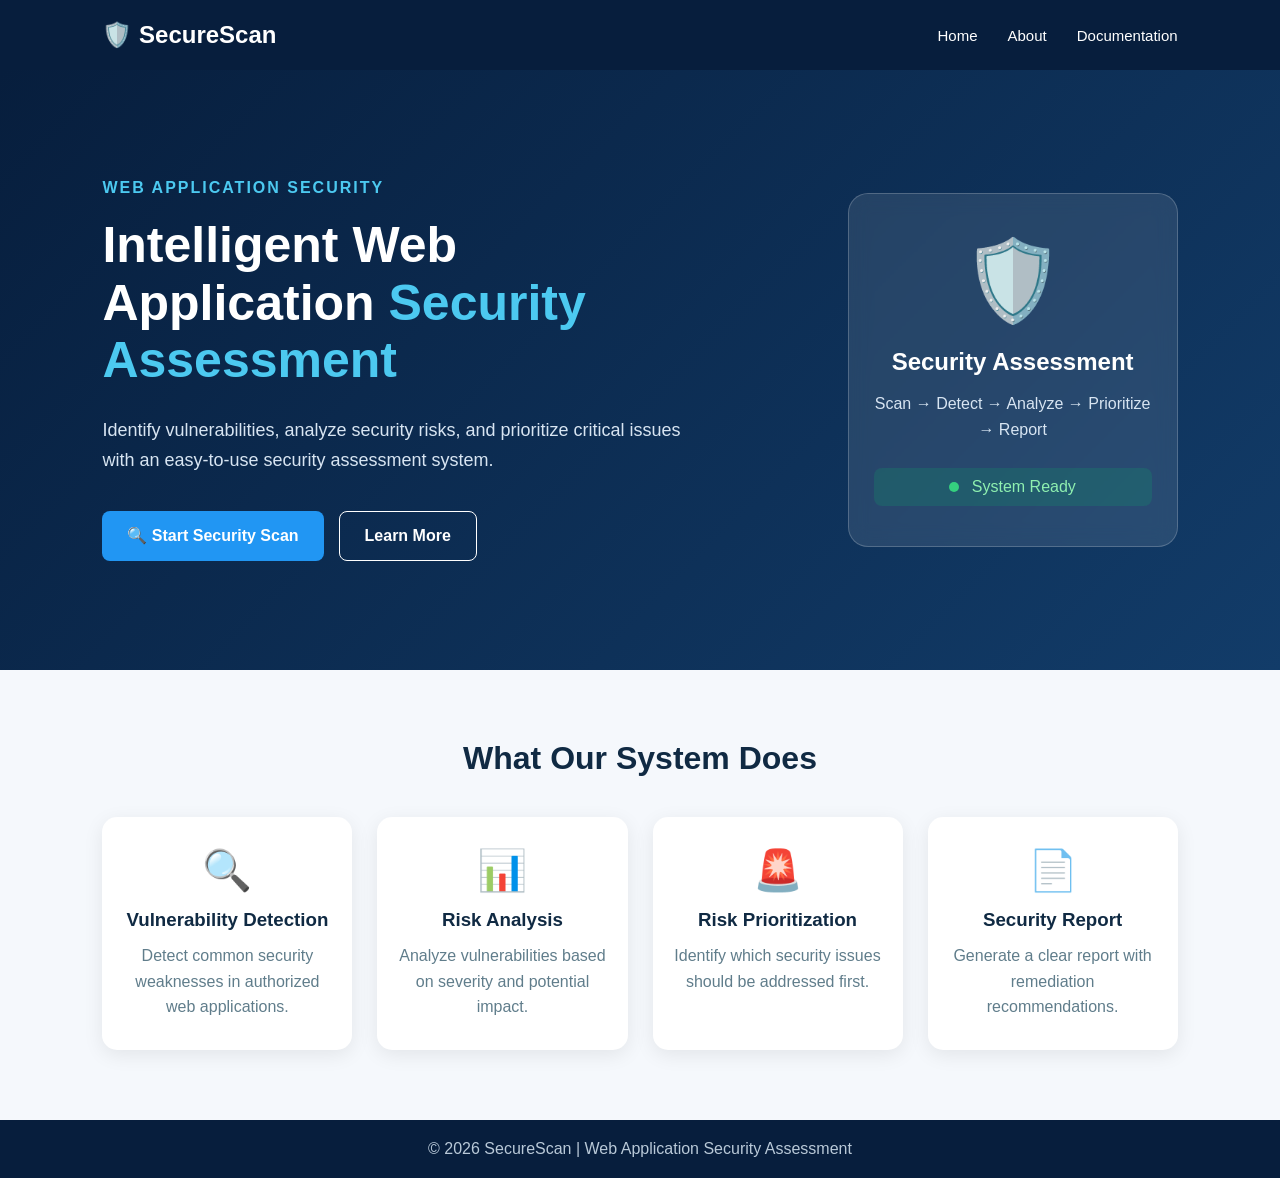
<file: index.html>
<!DOCTYPE html>
<html lang="en">

<head>
    <meta charset="UTF-8">
    <meta name="viewport" content="width=device-width, initial-scale=1.0">

    <title>Web Security Assessment</title>

    <link rel="stylesheet" href="css/style.css">
</head>

<body>

    <!-- Navigation Bar -->
    <nav class="navbar">
        <div class="logo">
            🛡️ SecureScan
        </div>

        <div class="nav-links">
            <a href="#">Home</a>
            <a href="#">About</a>
            <a href="#">Documentation</a>
        </div>
    </nav>


    <!-- Main Section -->
    <section class="hero">

        <div class="hero-content">

            <p class="tagline">WEB APPLICATION SECURITY</p>

            <h1>
                Intelligent Web Application
                <span>Security Assessment</span>
            </h1>

            <p class="description">
                Identify vulnerabilities, analyze security risks,
                and prioritize critical issues with an easy-to-use
                security assessment system.
            </p>

            <div class="buttons">
                <button
    id="startScanBtn"
    onclick="window.location.href='scan.html'"
>
    🔍 Start Security Scan
</button>

                <button class="secondary-btn">
                    Learn More
                </button>
            </div>

        </div>


        <!-- Security Card -->
        <div class="security-card">

            <div class="shield">
                🛡️
            </div>

            <h2>Security Assessment</h2>

            <p>
                Scan → Detect → Analyze → Prioritize → Report
            </p>

            <div class="status">
                <span></span>
                System Ready
            </div>

        </div>

    </section>


    <!-- Features -->
    <section class="features">

        <h2>What Our System Does</h2>

        <div class="feature-container">

            <div class="feature-card">
                <div class="icon">🔍</div>
                <h3>Vulnerability Detection</h3>
                <p>
                    Detect common security weaknesses
                    in authorized web applications.
                </p>
            </div>


            <div class="feature-card">
                <div class="icon">📊</div>
                <h3>Risk Analysis</h3>
                <p>
                    Analyze vulnerabilities based on
                    severity and potential impact.
                </p>
            </div>


            <div class="feature-card">
                <div class="icon">🚨</div>
                <h3>Risk Prioritization</h3>
                <p>
                    Identify which security issues
                    should be addressed first.
                </p>
            </div>


            <div class="feature-card">
                <div class="icon">📄</div>
                <h3>Security Report</h3>
                <p>
                    Generate a clear report with
                    remediation recommendations.
                </p>
            </div>

        </div>

    </section>


    <footer>
        <p>
            © 2026 SecureScan | Web Application Security Assessment
        </p>
    </footer>


    <script src="js/script.js"></script>

</body>

</html>
</file>
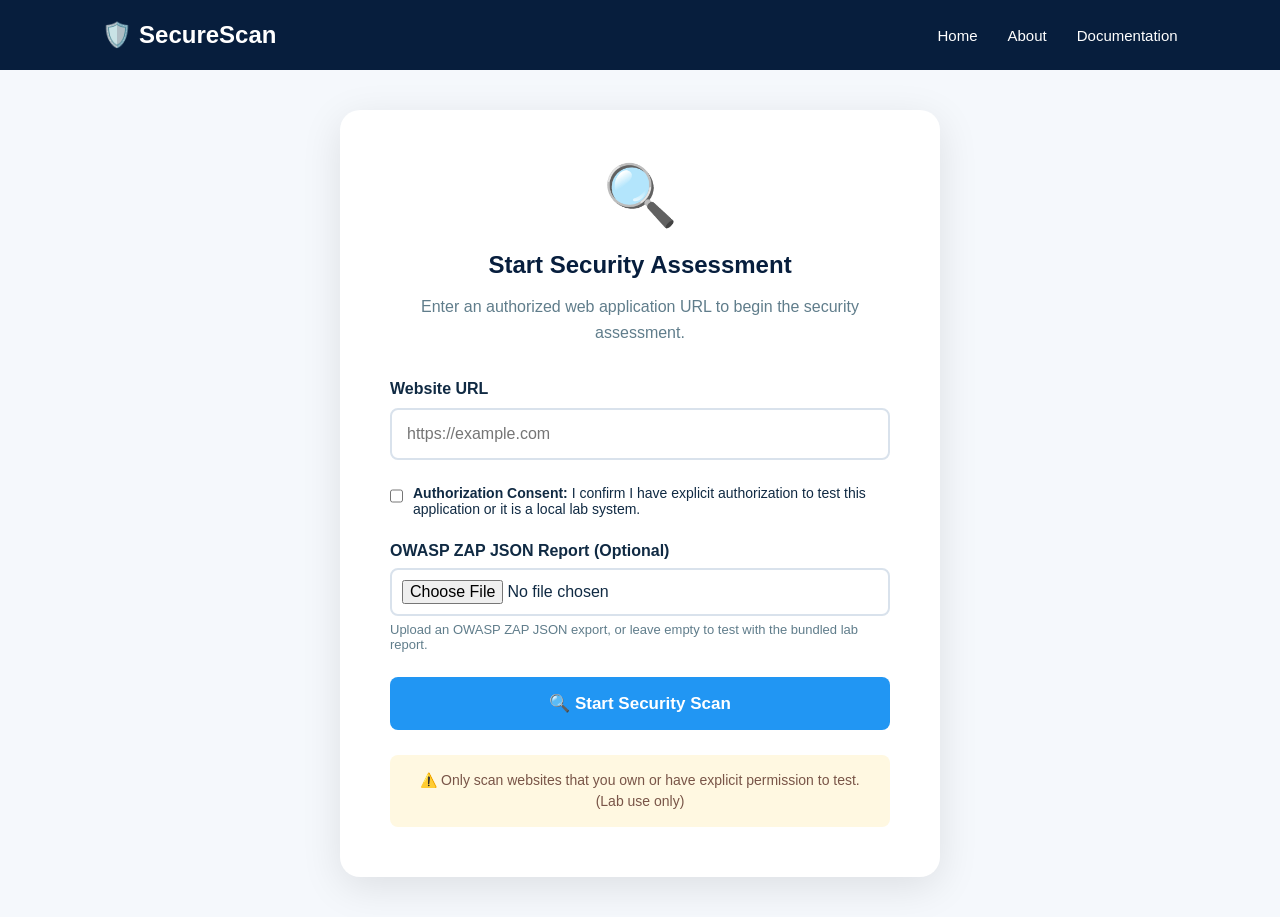
<file: scan.html>
<!DOCTYPE html>
<html lang="en">

<head>
    <meta charset="UTF-8">
    <meta name="viewport" content="width=device-width, initial-scale=1.0">

    <title>Start Security Scan</title>

    <link rel="stylesheet" href="css/style.css">
</head>

<body>

    <!-- Navigation -->
    <nav class="navbar">

        <div class="logo">
            🛡️ SecureScan
        </div>

        <div class="nav-links">
            <a href="index.html">Home</a>
            <a href="#">About</a>
            <a href="#">Documentation</a>
        </div>

    </nav>


    <!-- Scan Section -->

    <section class="scan-section">

        <div class="scan-container">

            <div class="scan-icon">
                🔍
            </div>

            <h1>
                Start Security Assessment
            </h1>

            <p>
                Enter an authorized web application URL
                to begin the security assessment.
            </p>


            <!-- URL Input -->

            <div class="url-box">

                <label for="websiteURL">
                    Website URL
                </label>

                <input
                    type="url"
                    id="websiteURL"
                    placeholder="https://example.com"
                    required
                >

            </div>

            <!-- Authorization Consent Checkbox -->
            <div class="url-box" style="margin-top: 15px; text-align: left;">
                <label style="display: flex; align-items: flex-start; gap: 10px; cursor: pointer; font-weight: normal; color: #102a43; font-size: 14px;">
                    <input type="checkbox" id="authConsent" style="width: 18px; height: 18px; margin-top: 2px; cursor: pointer;">
                    <span><strong>Authorization Consent:</strong> I confirm I have explicit authorization to test this application or it is a local lab system.</span>
                </label>
            </div>

            <!-- OWASP ZAP JSON Report Upload -->
            <div class="url-box" style="margin-top: 15px; text-align: left;">
                <label for="zapFile" style="font-weight: bold; margin-bottom: 8px; display: block; color: #102a43;">
                    OWASP ZAP JSON Report (Optional)
                </label>
                <input
                    type="file"
                    id="zapFile"
                    accept=".json"
                    style="padding: 10px; background: white; width: 100%; border: 2px solid #d9e2ec; border-radius: 8px;"
                >
                <small style="color: #607d8b; display: block; margin-top: 6px; font-size: 13px;">
                    Upload an OWASP ZAP JSON export, or leave empty to test with the bundled lab report.
                </small>
            </div>


            <!-- Scan Button -->

            <button
                class="scan-button"
                id="scanButton"
                onclick="startScan()"
            >
                🔍 Start Security Scan
            </button>


            <!-- Permission Notice -->

            <div class="notice">

                ⚠️
                Only scan websites that you own
                or have explicit permission to test. (Lab use only)

            </div>

        </div>

    </section>


    <script src="js/script.js"></script>

</body>

</html>
</file>
<file: css/style.css>
* {
    margin: 0;
    padding: 0;
    box-sizing: border-box;
}

body {
    font-family: Arial, sans-serif;
    background: #f5f8fc;
    color: #102a43;
}


/* Navigation */

.navbar {
    height: 70px;
    background: #071e3d;

    display: flex;
    align-items: center;
    justify-content: space-between;

    padding: 0 8%;
}

.logo {
    color: white;
    font-size: 24px;
    font-weight: bold;
}

.nav-links {
    display: flex;
    gap: 30px;
}

.nav-links a {
    color: white;
    text-decoration: none;
    font-size: 15px;
}

.nav-links a:hover {
    color: #4cc9f0;
}


/* Hero */

.hero {
    min-height: 600px;

    display: flex;
    align-items: center;
    justify-content: space-between;

    padding: 70px 8%;

    background: linear-gradient(
        135deg,
        #071e3d,
        #123c69
    );

    color: white;
}

.hero-content {
    max-width: 600px;
}

.tagline {
    color: #4cc9f0;
    font-weight: bold;
    letter-spacing: 2px;
    margin-bottom: 20px;
}

.hero h1 {
    font-size: 50px;
    line-height: 1.15;
    margin-bottom: 25px;
}

.hero h1 span {
    color: #4cc9f0;
}

.description {
    font-size: 18px;
    line-height: 1.7;
    color: #d8e5f2;
    margin-bottom: 35px;
}


/* Buttons */

.buttons {
    display: flex;
    gap: 15px;
}

button {
    border: none;
    padding: 15px 25px;

    border-radius: 8px;

    background: #2196f3;
    color: white;

    font-size: 16px;
    font-weight: bold;

    cursor: pointer;
}

button:hover {
    transform: translateY(-2px);
}

.secondary-btn {
    background: transparent;
    border: 1px solid #ffffff;
}


/* Security Card */

.security-card {
    width: 330px;

    padding: 40px 25px;

    text-align: center;

    background: rgba(255, 255, 255, 0.1);

    border: 1px solid rgba(255, 255, 255, 0.2);

    border-radius: 20px;

    backdrop-filter: blur(10px);
}

.shield {
    font-size: 80px;
    margin-bottom: 20px;
}

.security-card h2 {
    margin-bottom: 15px;
}

.security-card p {
    color: #d8e5f2;
    line-height: 1.6;
}

.status {
    margin-top: 25px;

    padding: 10px;

    background: rgba(0, 200, 100, 0.15);

    border-radius: 8px;

    color: #8ff0b0;
}

.status span {
    display: inline-block;

    width: 10px;
    height: 10px;

    background: #35d07f;

    border-radius: 50%;

    margin-right: 8px;
}


/* Features */

.features {
    padding: 70px 8%;
    text-align: center;
}

.features h2 {
    font-size: 32px;
    margin-bottom: 40px;
}

.feature-container {
    display: grid;

    grid-template-columns:
        repeat(4, 1fr);

    gap: 25px;
}

.feature-card {
    background: white;

    padding: 30px 20px;

    border-radius: 15px;

    box-shadow:
        0 5px 20px rgba(0, 0, 0, 0.08);

    transition: 0.3s;
}

.feature-card:hover {
    transform: translateY(-8px);
}

.icon {
    font-size: 40px;
    margin-bottom: 15px;
}

.feature-card h3 {
    margin-bottom: 12px;
}

.feature-card p {
    color: #607d8b;
    line-height: 1.6;
}


/* Footer */

footer {
    background: #071e3d;

    color: #b9c9d8;

    text-align: center;

    padding: 20px;
}


/* Mobile */

@media (max-width: 900px) {

    .hero {
        flex-direction: column;
        gap: 50px;
        text-align: center;
    }

    .buttons {
        justify-content: center;
    }

    .feature-container {
        grid-template-columns: repeat(2, 1fr);
    }
}


@media (max-width: 600px) {

    .nav-links {
        display: none;
    }

    .hero h1 {
        font-size: 36px;
    }

    .security-card {
        width: 100%;
    }

    .feature-container {
        grid-template-columns: 1fr;
    }
}
/* Scan Page */

.scan-section {
    min-height: calc(100vh - 70px);

    display: flex;
    justify-content: center;
    align-items: center;

    background: #f5f8fc;

    padding: 40px 20px;
}

.scan-container {
    width: 600px;

    background: white;

    padding: 50px;

    border-radius: 20px;

    text-align: center;

    box-shadow:
        0 10px 40px rgba(0, 0, 0, 0.1);
}

.scan-icon {
    font-size: 60px;

    margin-bottom: 20px;
}

.scan-container h1 {
    color: #071e3d;

    margin-bottom: 15px;
}

.scan-container > p {
    color: #607d8b;

    line-height: 1.6;

    margin-bottom: 35px;
}


/* URL Input */

.url-box {
    text-align: left;

    margin-bottom: 25px;
}

.url-box label {
    display: block;

    font-weight: bold;

    margin-bottom: 10px;

    color: #102a43;
}

.url-box input {
    width: 100%;

    padding: 15px;

    border: 2px solid #d9e2ec;

    border-radius: 8px;

    font-size: 16px;

    outline: none;
}

.url-box input:focus {
    border-color: #2196f3;
}


/* Scan Button */

.scan-button {
    width: 100%;

    padding: 16px;

    background: #2196f3;

    color: white;

    border: none;

    border-radius: 8px;

    font-size: 17px;

    font-weight: bold;

    cursor: pointer;
}

.scan-button:hover {
    background: #1976d2;
}


/* Permission Notice */

.notice {
    margin-top: 25px;

    padding: 15px;

    background: #fff8e1;

    color: #795548;

    border-radius: 8px;

    font-size: 14px;

    line-height: 1.5;
}
/* Scanning Page */

.scanning-section {
    min-height: calc(100vh - 70px);

    display: flex;
    justify-content: center;
    align-items: center;

    background: #f5f8fc;

    padding: 40px 20px;
}

.scanning-container {
    width: 650px;

    background: white;

    padding: 50px;

    border-radius: 20px;

    text-align: center;

    box-shadow:
        0 10px 40px rgba(0, 0, 0, 0.1);
}

.loading-icon {
    font-size: 65px;

    margin-bottom: 20px;
}

.scanning-container h1 {
    color: #071e3d;

    margin-bottom: 15px;
}

.scan-message {
    color: #607d8b;

    line-height: 1.6;

    margin-bottom: 30px;
}


/* Target */

.target-box {
    background: #f1f5f9;

    padding: 18px;

    border-radius: 10px;

    margin-bottom: 30px;
}

.target-box span {
    display: block;

    color: #607d8b;

    font-size: 14px;

    margin-bottom: 7px;
}

.target-box strong {
    color: #071e3d;

    word-break: break-all;
}


/* Progress */

.progress-area {
    text-align: left;

    margin-bottom: 35px;
}

.progress-info {
    display: flex;

    justify-content: space-between;

    margin-bottom: 10px;

    font-weight: bold;

    color: #102a43;
}

.progress-bar {
    width: 100%;

    height: 12px;

    background: #e2e8f0;

    border-radius: 20px;

    overflow: hidden;
}

.progress-fill {
    width: 0%;

    height: 100%;

    background: #2196f3;

    border-radius: 20px;

    transition: width 0.5s ease;
}


/* Scan Steps */

.scan-steps {
    text-align: left;
}

.scan-step {
    display: flex;

    align-items: center;

    gap: 12px;

    padding: 12px;

    color: #94a3b8;

    border-bottom: 1px solid #edf2f7;
}

.scan-step span {
    font-weight: bold;

    font-size: 18px;
}

.scan-step.active {
    color: #102a43;
}

.scan-step.active span {
    color: #22c55e;
}
/* Results Page */

.results-section {
    min-height: calc(100vh - 70px);

    background: #f5f8fc;

    padding: 50px 20px;
}

.results-container {
    max-width: 1000px;

    margin: auto;

    background: white;

    padding: 45px;

    border-radius: 20px;

    box-shadow: 0 10px 40px rgba(0, 0, 0, 0.08);
}

.results-container h1 {
    text-align: center;

    color: #071e3d;

    margin-bottom: 10px;
}

.results-subtitle {
    text-align: center;

    color: #607d8b;

    margin-bottom: 30px;
}


/* Target */

.result-target {
    background: #f1f5f9;

    padding: 18px;

    border-radius: 10px;

    margin-bottom: 30px;
}

.result-target span {
    display: block;

    color: #607d8b;

    font-size: 14px;

    margin-bottom: 6px;
}

.result-target strong {
    color: #071e3d;

    word-break: break-all;
}


/* Summary Cards */

.summary-cards {
    display: grid;

    grid-template-columns: repeat(5, 1fr);

    gap: 15px;

    margin-bottom: 35px;
}

.summary-card {
    padding: 20px;

    text-align: center;

    background: #f1f5f9;

    border-radius: 12px;
}

.summary-card h3 {
    font-size: 14px;

    color: #607d8b;

    margin-bottom: 10px;
}

.summary-card strong {
    font-size: 28px;

    color: #071e3d;
}

.summary-card.critical strong {
    color: #dc2626;
}

.summary-card.high strong {
    color: #ea580c;
}

.summary-card.medium strong {
    color: #d97706;
}

.summary-card.low strong {
    color: #16a34a;
}


/* Overall Risk */

.overall-risk {
    text-align: center;

    background: #fff7ed;

    padding: 25px;

    border-radius: 12px;

    margin-bottom: 35px;
}

.overall-risk h2 {
    color: #071e3d;

    margin-bottom: 15px;
}

.risk-badge {
    display: inline-block;

    padding: 10px 20px;

    background: #ea580c;

    color: white;

    border-radius: 20px;

    font-weight: bold;

    margin-bottom: 12px;
}

.overall-risk p {
    color: #607d8b;
}


/* Vulnerability Table */

.vulnerability-section h2 {
    color: #071e3d;

    margin-bottom: 20px;
}

.vulnerability-table {
    border: 1px solid #e2e8f0;

    border-radius: 10px;

    overflow: hidden;
}

.table-header,
.table-row {
    display: grid;

    grid-template-columns: 2fr 1fr 1fr;

    padding: 16px 20px;
}

.table-header {
    background: #071e3d;

    color: white;

    font-weight: bold;
}

.table-row {
    border-top: 1px solid #e2e8f0;

    color: #334155;
}

.critical-text {
    color: #dc2626;

    font-weight: bold;
}

.high-text {
    color: #ea580c;

    font-weight: bold;
}

.medium-text {
    color: #d97706;

    font-weight: bold;
}

.low-text {
    color: #16a34a;

    font-weight: bold;
}


/* Buttons */

.result-buttons {
    display: flex;

    gap: 15px;

    margin-top: 35px;
}

.result-buttons button {
    flex: 1;
}

.report-button {
    padding: 16px;

    background: #071e3d;

    color: white;

    border: none;

    border-radius: 8px;

    font-size: 16px;

    font-weight: bold;

    cursor: pointer;
}

.report-button:hover {
    background: #102a43;
}


/* Mobile */

@media (max-width: 700px) {

    .summary-cards {
        grid-template-columns: repeat(2, 1fr);
    }

    .results-container {
        padding: 25px;
    }

    .table-header,
    .table-row {
        grid-template-columns: 1.5fr 1fr 1fr;

        font-size: 14px;
    }

    .result-buttons {
        flex-direction: column;
    }
}
/* Report Page */

.report-section {
    min-height: calc(100vh - 70px);

    background: #f5f8fc;

    padding: 50px 20px;
}

.report-container {
    max-width: 900px;

    margin: auto;

    background: white;

    padding: 45px;

    border-radius: 20px;

    box-shadow: 0 10px 40px rgba(0, 0, 0, 0.08);
}


/* Report Header */

.report-header {
    text-align: center;

    padding-bottom: 30px;

    border-bottom: 2px solid #e2e8f0;

    margin-bottom: 30px;
}

.report-icon {
    font-size: 55px;

    margin-bottom: 10px;
}

.report-header h1 {
    color: #071e3d;

    margin-bottom: 10px;
}

.report-header p {
    color: #607d8b;
}


/* Report Box */

.report-box {
    padding: 25px;

    border: 1px solid #e2e8f0;

    border-radius: 12px;

    margin-bottom: 25px;
}

.report-box h2 {
    color: #071e3d;

    margin-bottom: 20px;
}

.report-box p {
    color: #475569;

    line-height: 1.7;

    margin-bottom: 12px;
}


/* Target Information */

.report-info {
    display: grid;

    grid-template-columns: 2fr 1fr;

    gap: 20px;
}

.report-info span {
    display: block;

    color: #64748b;

    font-size: 14px;

    margin-bottom: 7px;
}

.report-info strong {
    color: #071e3d;

    word-break: break-word;
}

.completed {
    color: #16a34a !important;
}


/* Risk Summary */

.risk-summary {
    display: grid;

    grid-template-columns: repeat(4, 1fr);

    gap: 15px;
}

.risk-summary div {
    text-align: center;

    background: #f8fafc;

    padding: 20px;

    border-radius: 10px;
}

.risk-summary strong {
    display: block;

    font-size: 28px;

    margin-bottom: 8px;
}

.risk-summary span {
    color: #64748b;

    font-size: 14px;
}


/* Findings */

.finding {
    padding: 20px;

    background: #f8fafc;

    border-left: 4px solid #2196f3;

    border-radius: 8px;

    margin-bottom: 18px;
}

.finding h3 {
    color: #102a43;

    margin-bottom: 12px;
}

.finding p {
    margin-bottom: 8px;
}


/* Recommendations */

.recommendations {
    padding-left: 25px;
}

.recommendations li {
    color: #475569;

    margin-bottom: 12px;

    line-height: 1.5;
}


/* Footer */

.report-footer {
    text-align: center;

    padding: 25px;

    color: #64748b;

    border-top: 1px solid #e2e8f0;

    margin-top: 30px;
}

.report-footer p {
    margin: 5px;
}


/* Buttons */

.report-buttons {
    display: flex;

    gap: 15px;

    margin-top: 25px;
}

.report-buttons button {
    flex: 1;
}


/* Mobile */

@media (max-width: 700px) {

    .report-container {
        padding: 25px;
    }

    .report-info {
        grid-template-columns: 1fr;
    }

    .risk-summary {
        grid-template-columns: repeat(2, 1fr);
    }

    .report-buttons {
        flex-direction: column;
    }
}


/* Print */

@media print {

    .navbar,
    .report-buttons {
        display: none;
    }

    .report-section {
        padding: 0;

        background: white;
    }

    .report-container {
        box-shadow: none;

        max-width: 100%;
    }

}
</file>
